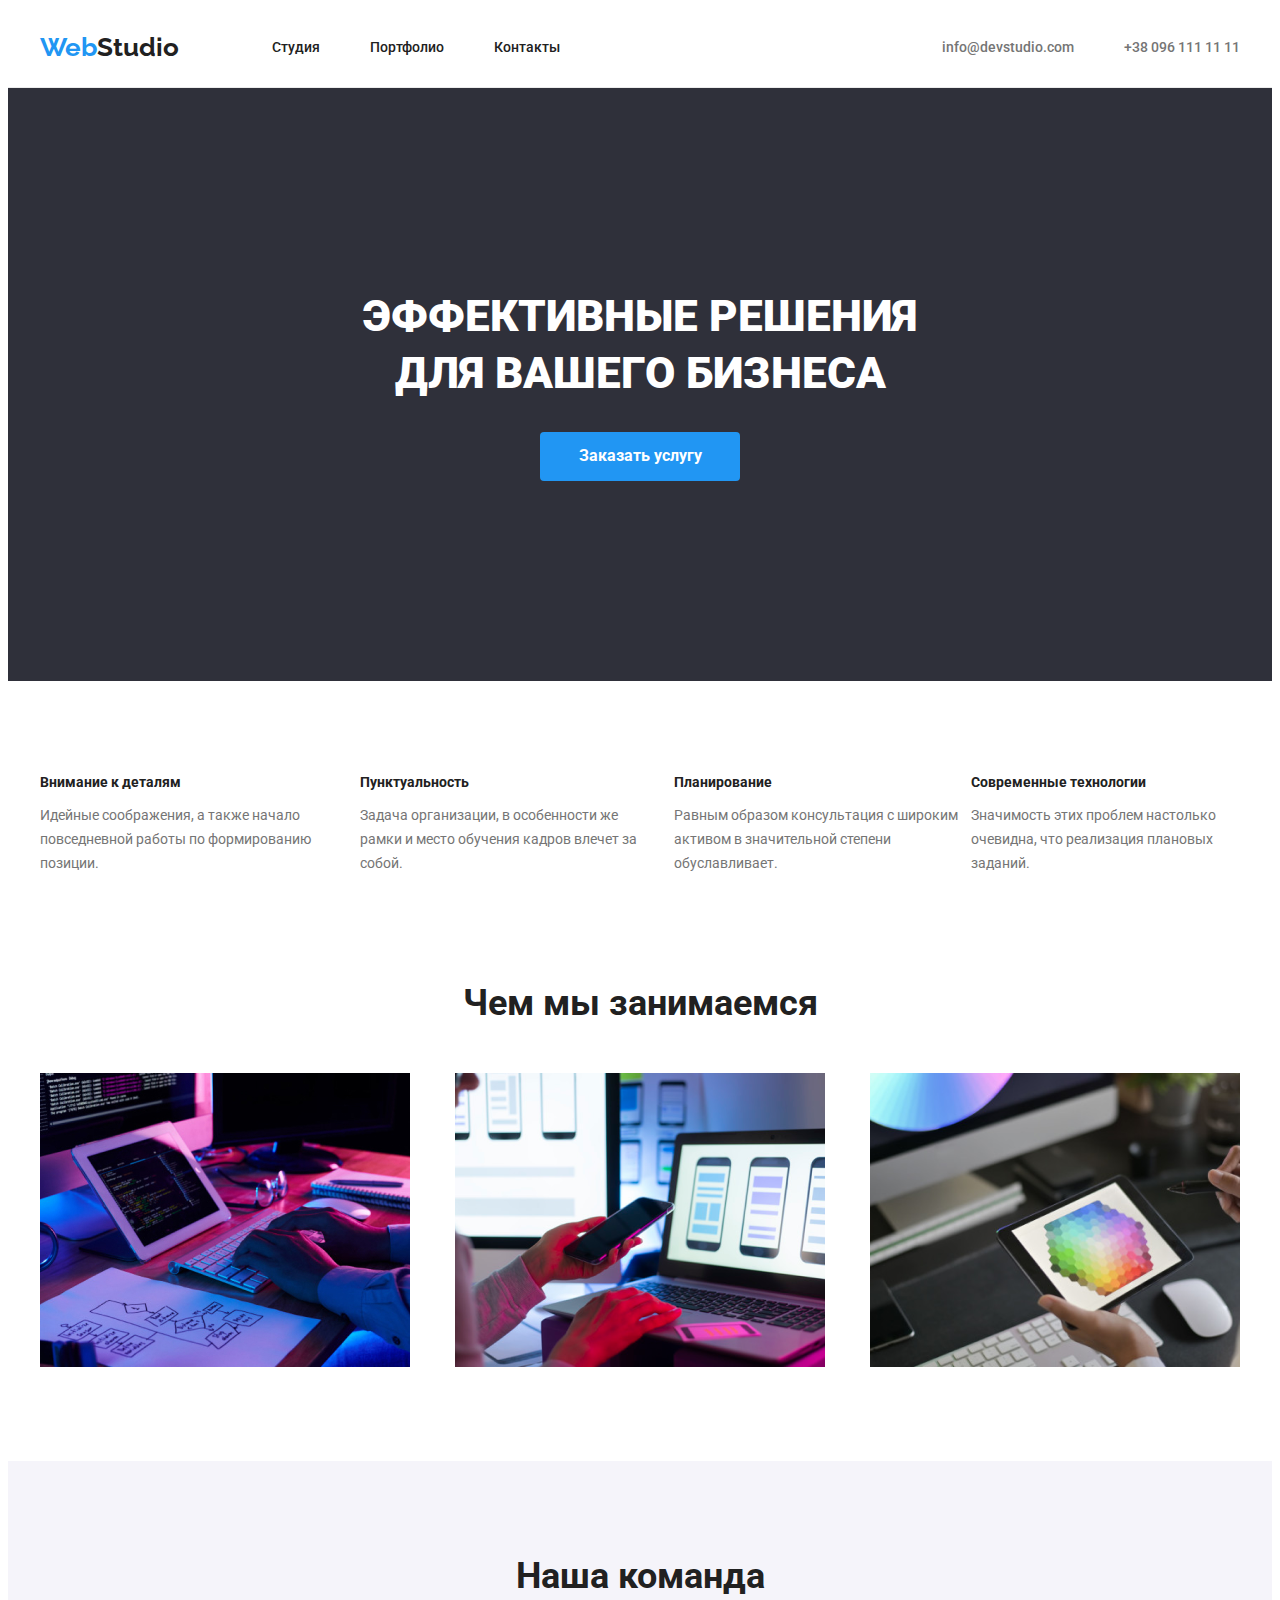
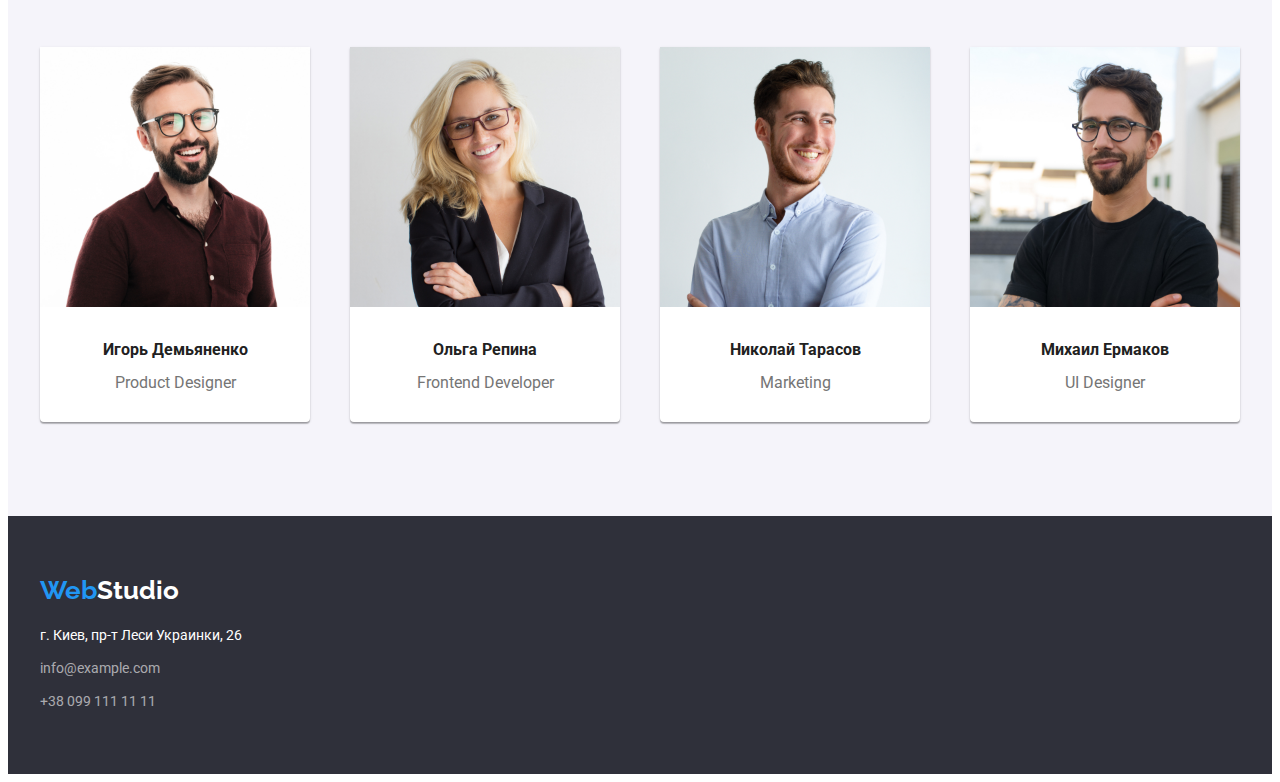
<file: index.html>
<!DOCTYPE html>
<html lang="ru">
  <head>
    <meta charset="UTF-8" />
    <meta http-equiv="X-UA-Compatible" content="IE=edge" />
    <meta name="viewport" content="width=device-width, initial-scale=1.0" />
    <link rel="preconnect" href="https://fonts.gstatic.com" />
    <link
      href="https://fonts.googleapis.com/css2?family=Raleway:wght@700&family=Roboto:wght@400;500;700;900&display=swap"
      rel="stylesheet"
    />
    <link
      rel="stylesheet"
      href="https://cdnjs.cloudflare.com/ajax/libs/modern-normalize/1.1.0/modern-normalize.min.css"
      integrity="sha512-wpPYUAdjBVSE4KJnH1VR1HeZfpl1ub8YT/NKx4PuQ5NmX2tKuGu6U/JRp5y+Y8XG2tV+wKQpNHVUX03MfMFn9Q=="
      crossorigin="anonymous"
      referrerpolicy="no-referrer"
    />
    <link rel="stylesheet" href="./css/styles.css" />
    <title>Document</title>
  </head>
  <body>
    <!-- Навигация
    ========================-->
    <header class="header">
      <div class="container header-container">
        <nav class="menu">
          <a class="logo" href="./"
            ><samp class="logo-decoration">Web</samp>Studio</a
          >
          <ul class="nav-list list">
            <li class="nav-list-link">
              <a class="nav-list-item" href="./index.html">Студия</a>
            </li>
            <li class="nav-list-link">
              <a class="nav-list-item" href="./portfolio.html">Портфолио</a>
            </li>
            <li class="nav-list-link">
              <a class="nav-list-item" href="">Контакты</a>
            </li>
          </ul>
        </nav>
        <ul class="nav-contact list">
          <li class="nav-contact-link">
            <a class="nav-contact-item" href="mailto:info@devstudio.com"
              >info@devstudio.com</a
            >
          </li class="nav-contact-link">
          <li>
            <a class="nav-contact-item" href="tel:+380961111111"
              >+38 096 111 11 11</a
            >
          </li>
        </ul>
      </div>
    </header>
    <main>
      <section class="hero">
        <div class="container">
          <h1 class="hero-tetle">
            Эффективные решения <br />
            для вашего бизнеса
          </h1>
          <button class="hero-button" type="button">Заказать услугу</button>
        </div>
      </section>

      <!-- Особенности
    =========================-->
      <section class="features">
        <div class="container">
          <h2 class="tiile-none">Особенности</h2>
          <ul class="features-list list">
            <li class="features-list-item">
              <h3 class="features-title">Внимание к деталям</h3>
              <p class="features-text">
                Идейные соображения, а также начало повседневной работы по
                формированию позиции.
              </p>
            </li>
            <li class="features-list-item">
              <h3 class="features-title">Пунктуальность</h3>
              <p class="features-text">
                Задача организации, в особенности же рамки и место обучения
                кадров влечет за собой.
              </p>
            </li>
            <li class="features-list-item">
              <h3 class="features-title">Планирование</h3>
              <p class="features-text">
                Равным образом консультация с широким активом в значительной
                степени обуславливает.
              </p>
            </li>
            <li class="features-list-item">
              <h3 class="features-title">Современные технологии</h3>
              <p class="features-text">
                Значимость этих проблем настолько очевидна, что реализация
                плановых заданий.
              </p>
            </li>
          </ul>
        </div>
      </section>

      <!-- Чем мы занимаемся
    ========================-->
      <section class="work">
        <div class="container">
          <h2 class="work-title">Чем мы занимаемся</h2>
          <div class="work-img">
            <img
              class="work-item"
              src="./images/box1.jpg"
              alt="Человек с компютером"
              width="370"
              height="294"
            />
            <img
              class="work-item"
              src="./images/box2.png"
              alt="Человек с телефоном"
              width="370"
              height="294"
            />
            <img
              class="work-item"
              src="./images/box3.png"
              alt="Человек с планшетом"
              width="370"
              height="294"
            />
          </div>
        </div>
      </section>

      <!-- Наша команда
    =========================-->
      <section class="team">
        <div class="container">
          <h2 class="team-title">Наша команда</h2>
          <ul class="team-list list">
            <li class="team-list-item">
              <img
                class="team-item"
                src="./images/img(1).jpg"
                alt="Мужчина"
                width="270"
                height="260"
              />
              <div class="team-container"><h3 class="team-title-name">Игорь Демьяненко</h3>
              <p class="team-text">Product Designer</p></div>
            </li>
            <li class="team-list-item">
              <img
                class="team-item"
                src="./images/img(2).jpg"
                alt="Женщина"
                width="270"
                height="260"
              />
              <div class="team-container"><h3 class="team-title-name">Ольга Репина</h3>
              <p class="team-text">Frontend Developer</p></div>
            </li>
            <li class="team-list-item">
              <img
                class="team-item"
                src="./images/img(3).jpg"
                alt="Мужчина"
                width="270"
                height="260"
              />
              <div class="team-container"><h3 class="team-title-name">Николай Тарасов</h3>
              <p class="team-text">Marketing</p></div>
            </li>
            <li class="team-list-item">
              <img
                class="team-item"
                src="./images/img(4).jpg"
                alt="Мужчина"
                width="270"
                height="260"
              />
              <div class="team-container"><h3 class="team-title-name">Михаил Ермаков</h3>
              <p class="team-text">UI Designer</p></div>
            </li>
          </ul>
        </div>
      </section>
    </main>

    <!-- Подвал
    ========================= -->
    <footer class="footer">
      <div class="container">
        <a class="footer-logo" href="./"
          ><samp class="logo-decoration">Web</samp>Studio</a
        >
        <address class="address">
          <ul class="address-list list">
            <li class="address-link">
              <a
                class="address-contact"
                href="https://cutt.ly/vnE3hMo"
                target="_blank"
                >г. Киев, пр-т Леси Украинки, 26</a
              >
            </li>
            <li class="address-link">
              <a class="contact-mail" href="mailto:info@devstudio.com"
                >info@example.com</a
              >
            </li>
            <li class="address-link">
              <a class="contact-tell" href="tel:+380961111111"
                >+38 099 111 11 11</a
              >
            </li>
          </ul>
        </address>
      </div>
    </footer>
  </body>
</html>
</file>
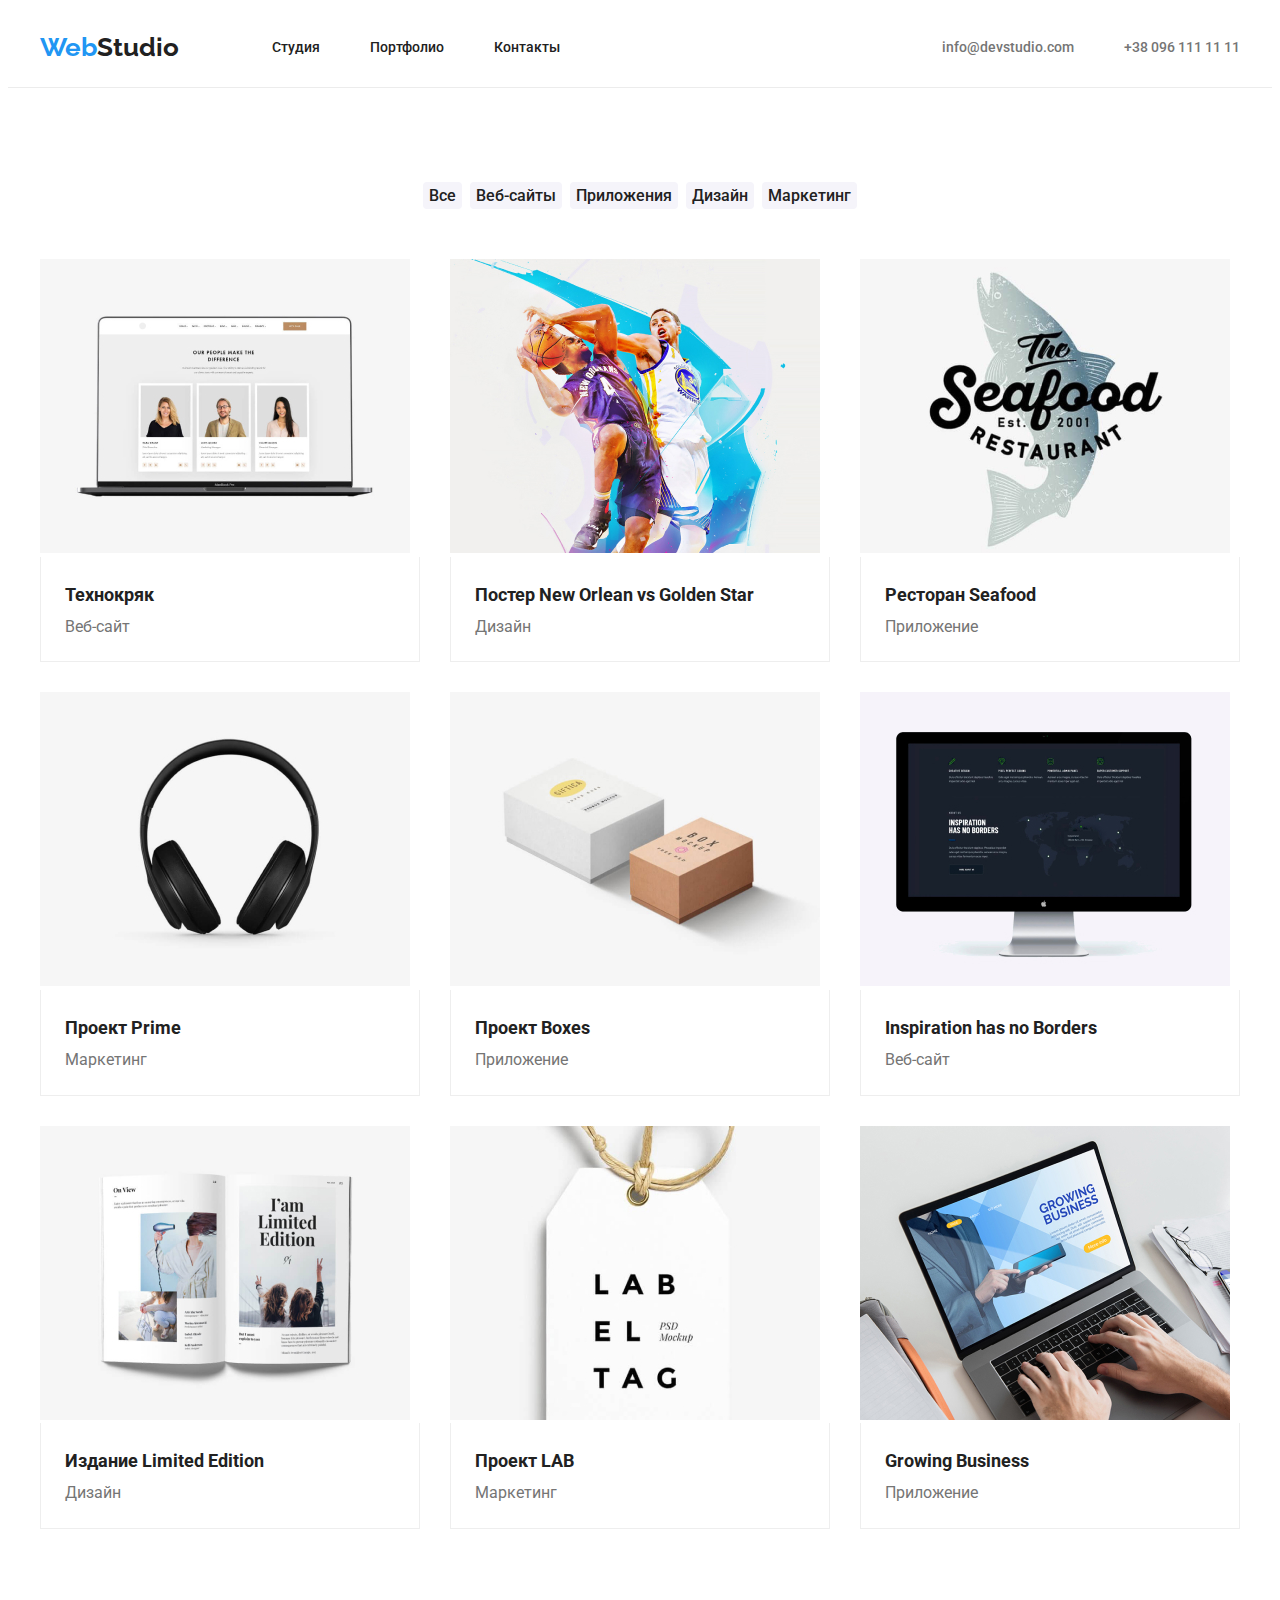
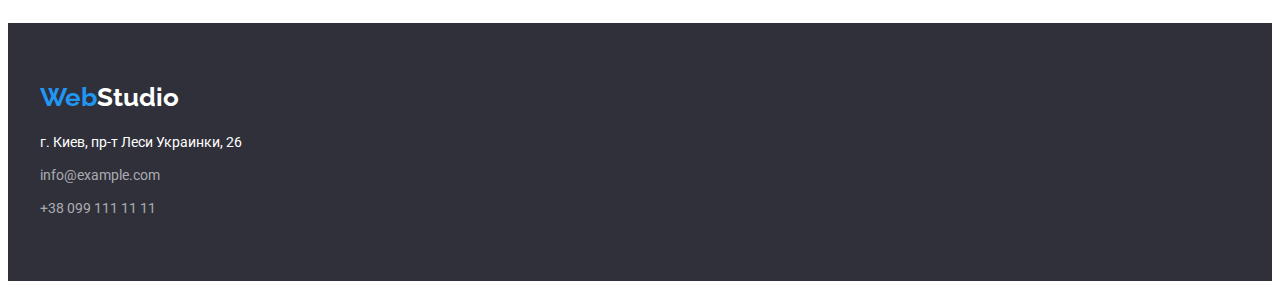
<file: portfolio.html>
<!DOCTYPE html>
<html lang="ru">
  <head>
    <meta charset="UTF-8" />
    <meta http-equiv="X-UA-Compatible" content="IE=edge" />
    <meta name="viewport" content="width=device-width, initial-scale=1.0" />
    <link rel="preconnect" href="https://fonts.gstatic.com" />
    <link
      href="https://fonts.googleapis.com/css2?family=Raleway:wght@700&family=Roboto:wght@400;500;700;900&display=swap"
      rel="stylesheet"
    />
    <link
      rel="stylesheet"
      href="https://cdnjs.cloudflare.com/ajax/libs/modern-normalize/1.1.0/modern-normalize.min.css"
      integrity="sha512-wpPYUAdjBVSE4KJnH1VR1HeZfpl1ub8YT/NKx4PuQ5NmX2tKuGu6U/JRp5y+Y8XG2tV+wKQpNHVUX03MfMFn9Q=="
      crossorigin="anonymous"
      referrerpolicy="no-referrer"
    />
    <link rel="stylesheet" href="./css/styles.css" />
    <title>Document</title>
  </head>
  <body>
    <!-- Навигация
    ====================-->
     <header class="header">
      <div class="container header-container">
        <nav class="menu">
          <a class="logo" href="./"
            ><samp class="logo-decoration">Web</samp>Studio</a
          >
          <ul class="nav-list list">
            <li class="nav-list-link">
              <a class="nav-list-item" href="./index.html">Студия</a>
            </li>
            <li class="nav-list-link">
              <a class="nav-list-item" href="./portfolio.html">Портфолио</a>
            </li>
            <li class="nav-list-link">
              <a class="nav-list-item" href="">Контакты</a>
            </li>
          </ul>
        </nav>
        <ul class="nav-contact list">
          <li class="nav-contact-link">
            <a class="nav-contact-item" href="mailto:info@devstudio.com"
              >info@devstudio.com</a
            >
          </li class="nav-contact-link">
          <li>
            <a class="nav-contact-item" href="tel:+380961111111"
              >+38 096 111 11 11</a
            >
          </li>
        </ul>
      </div>
    </header>
    <main>
      <!-- Portfolio
    ======================-->
      <section class="section">
        <div class="container">
          <h1 class="tiile-none">Наши работы</h1>
          <ul class="filter-list list">
            <li class="filter-list-item">
              <button class="filter-button button" type="button">Все</button>
            </li>
            <li class="filter-list-item">
              <button class="filter-button button" type="button">
                Веб-сайты
              </button>
            </li>
            <li class="filter-list-item">
              <button class="filter-button button" type="button">
                Приложения
              </button>
            </li>
            <li class="filter-list-item">
              <button class="filter-button button" type="button">Дизайн</button>
            </li>
            <li class="filter-list-item">
              <button class="filter-button button" type="button">
                Маркетинг
              </button>
            </li>
          </ul>
          <ul class="portfolio-list list">
            <li class="portfolio-list-item">
              <a href="#" class="portfolio-link">
                <img
                  src="./images/portfolio/portfolio1.jpg"
                  alt="Ноутбук"
                  width="370"
                  height="294"
                />
                <div class="portfolio-blok">
                  <h2 class="portfolio-title">Технокряк</h2>
                  <p class="portfolio-text">Веб-сайт</p>
                </div>
              </a>
            </li>
            <li class="portfolio-list-item">
              <a href="#" class="portfolio-link">
                <img
                  src="./images/portfolio/portfolio2.jpg"
                  alt="Два баскитболиста с мячем"
                  width="370"
                  height="294"
                />
                <div class="portfolio-blok">
                  <h2 class="portfolio-title">
                    Постер New Orlean vs Golden Star
                  </h2>
                  <p class="portfolio-text">Дизайн</p>
                </div>
              </a>
            </li>
            <li class="portfolio-list-item">
              <a href="#" class="portfolio-link">
                <img
                  src="./images/portfolio/portfolio3.jpg"
                  alt="Логотип ресторана"
                  width="370"
                  height="294"
                />
                <div class="portfolio-blok">
                  <h2 class="portfolio-title">Ресторан Seafood</h2>
                  <p class="portfolio-text">Приложение</p>
                </div>
              </a>
            </li>
            <li class="portfolio-list-item">
              <a href="#" class="portfolio-link">
                <img
                  src="./images/portfolio/portfolio4.jpg"
                  alt="Наушники"
                  width="370"
                  height="294"
                />
                <div class="portfolio-blok">
                  <h2 class="portfolio-title">Проект Prime</h2>
                  <p class="portfolio-text">Маркетинг</p>
                </div>
              </a>
            </li>
            <li class="portfolio-list-item">
              <a href="#" class="portfolio-link">
                <img
                  src="./images/portfolio/portfolio5.jpg"
                  alt="Две коробочки"
                  width="370"
                  height="294"
                />
                <div class="portfolio-blok">
                  <h2 class="portfolio-title">Проект Boxes</h2>
                  <p class="portfolio-text">Приложение</p>
                </div>
              </a>
            </li>
            <li class="portfolio-list-item">
              <a href="#" class="portfolio-link">
                <img
                  src="./images/portfolio/portfolio6.jpg"
                  alt="Монитор"
                  width="370"
                  height="294"
                />
                <div class="portfolio-blok">
                  <h2 class="portfolio-title">Inspiration has no Borders</h2>
                  <p class="portfolio-text">Веб-сайт</p>
                </div>
              </a>
            </li>
            <li class="portfolio-list-item">
              <a href="#" class="portfolio-link">
                <img
                  src="./images/portfolio/portfolio7.jpg"
                  alt="Книга"
                  width="370"
                  height="294"
                />
                <div class="portfolio-blok">
                  <h2 class="portfolio-title">Издание Limited Edition</h2>
                  <p class="portfolio-text">Дизайн</p>
                </div>
              </a>
            </li>
            <li class="portfolio-list-item">
              <a href="#" class="portfolio-link">
                <img
                  src="./images/portfolio/portfolio8.jpg"
                  alt="Логотип"
                  width="370"
                  height="294"
                />
                <div class="portfolio-blok">
                  <h2 class="portfolio-title">Проект LAB</h2>
                  <p class="portfolio-text">Маркетинг</p>
                </div>
              </a>
            </li>
            <li class="portfolio-list-item">
              <a href="#" class="portfolio-link">
                <img
                  src="./images/portfolio/portfolio9.jpg"
                  alt="Ноутбук"
                  width="370"
                  height="294"
                />
                <div class="portfolio-blok">
                  <h2 class="portfolio-title">Growing Business</h2>
                  <p class="portfolio-text">Приложение</p>
                </div>
              </a>
            </li>
          </ul>
        </div>
      </section>
    </main>
    <!-- Подвал
    =======================-->
    <footer class="footer">
      <div class="container">
        <a class="footer-logo" href="./"
          ><samp class="logo-decoration">Web</samp>Studio</a
        >
        <address class="address">
          <ul class="address-list list">
            <li class="address-link">
              <a
                class="address-contact"
                href="https://cutt.ly/vnE3hMo"
                target="_blank"
                >г. Киев, пр-т Леси Украинки, 26</a
              >
            </li>
            <li class="address-link">
              <a class="contact-mail" href="mailto:info@devstudio.com"
                >info@example.com</a
              >
            </li>
            <li class="address-link">
              <a class="contact-tell" href="tel:+380961111111"
                >+38 099 111 11 11</a
              >
            </li>
          </ul>
        </address>
      </div>
    </footer>
  </body>
</html>
</file>
<file: css/styles.css>
:root {
  --title-text-color: #212121;
  --text-color: #757575;
  --white-color: #fff;
  --accnt-color: #2196f3;
  --button-color: #f5f4fa;
  --roboto-font: 'Roboto', sans-serif;
  --logo-font: 'Raleway', sans-serif;
}

body {
  background-color: var(--white-color);
  color: var(--text-color);
  font-family: var(--roboto-font);
  font-size: 14px;
  font-weight: 400;
  line-height: 1.1;
}

.container {
  width: 1200px;
  padding: 0 15px 0 15px;
  margin-left: auto;
  margin-right: auto;
}

.list {
  padding: 0;
  margin: 0;
}

/* Навигация
========================== */
.header {
  padding: 25px 0;
  border-bottom: 1px solid #ececec;
}
.header-container {
  display: flex;
  align-items: center;
}

.menu {
  display: flex;
  align-items: center;
}

.logo {
  margin-right: 93px;
  text-decoration: none;
  font-family: var(--logo-font);
  font-size: 26px;
  font-weight: 700;
  line-height: 1.1;
  color: var(--title-text-color);
}

.logo-decoration {
  font-family: var(--logo-font);
  color: var(--accnt-color);
}

.nav-list {
  display: flex;
  justify-content: center;
  list-style: none;
}

.nav-list-item {
  text-decoration: none;
  font-weight: 500;
  color: var(--title-text-color);
}
.nav-list-link:nth-last-child(n + 2) {
  margin-right: 50px;
}

.nav-list-item:hover,
.nav-list-item:focus {
  color: var(--accnt-color);
}

.nav-contact {
  display: flex;
  justify-content: flex-end;
  list-style: none;
  margin-left: auto;
}
.nav-contact-link:nth-last-child(n + 1) {
  margin-right: 50px;
}

.nav-contact-item {
  text-decoration: none;
  font-weight: 500;
  color: var(--text-color);
}

.nav-contact-item:hover,
.nav-contact-item:focus {
  color: var(--accnt-color);
}

/* Features
========================== */
.hero {
  padding: 200px 0;
  text-align: center;
  background: #2f303a;
}

.hero-tetle {
  text-transform: uppercase;
  margin: 0;
  margin-bottom: 30px;
  font-weight: 900;
  font-size: 44px;
  line-height: 1.3;
  color: var(--white-color);
}

.hero-button {
  border: none;
  min-width: 200px;
  padding: 10px 32px;
  text-align: center;
  border-radius: 4px;
  border-color: var(--accnt-color);
  font-family: var(--roboto-font);
  font-weight: 700;
  font-size: 16px;
  line-height: 1.8;
  background-color: var(--accnt-color);
  color: var(--white-color);
  cursor: pointer;
}

.features {
  padding: 94px 0;
}

.tiile-none {
  position: absolute;
  width: 1px;
  height: 1px;
  margin: -1px;
  border: 0;
  padding: 0;

  white-space: nowrap;
  clip-path: inset(100%);
  clip: rect(0 0 0 0);
  overflow: hidden;
}

.features-list {
  list-style: none;
  display: flex;
  justify-content: space-between;
}

.features-list-item:nth-last-child(n + 3) {
  margin-right: 30px;
}

.tiile-none {
  margin: 0;
}

.features-title {
  margin-top: 0;
  margin-bottom: 10px;
  color: var(--title-text-color);
  font-weight: 700;
  font-size: 14px;
}

.features-text {
  color: var(--text-color);
  line-height: 1.7;
}

/* Work
========================== */
.work {
  text-align: center;
  padding-bottom: 94px;
}

.work-title {
  margin-top: 0;
  margin-bottom: 50px;
  font-weight: 700;
  font-size: 36px;
  color: var(--title-text-color);
}

.work-img {
  display: flex;
  justify-content: space-between;
}
.work-item {
}
/* Team
========================== */
.team {
  background-color: var(--button-color);
  padding: 94px 0;
}

.team-list {
  list-style: none;
  display: flex;
  justify-content: space-between;
}
.team-list-item {
  background-color: var(--white-color);
  box-shadow: 0px 1px 3px rgba(0, 0, 0, 0.12), 0px 1px 1px rgba(0, 0, 0, 0.14),
    0px 2px 1px rgba(0, 0, 0, 0.2);
  border-radius: 0px 0px 4px 4px;
}
.team-container {
  text-align: center;
  padding-top: 30px;
  padding-bottom: 30px;
}

.team-title {
  text-align: center;
  margin-top: 0%;
  margin-bottom: 50px;
  font-size: 36px;
  line-height: 42px;
  color: var(--title-text-color);
}

.team-title-name {
  margin-top: 0;
  font-size: 16px;
  color: var(--title-text-color);
}

.team-text {
  font-size: 16px;
  margin: 10px 0 0;
}

/* Footer
========================== */
.footer {
  padding: 60px 0;
  background-color: #2f303a;
}

.footer-logo {
  display: inline-block;
  margin-bottom: 20px;
  text-decoration: none;
  font-family: var(--logo-font);
  font-size: 26px;
  font-weight: 700;
  line-height: 1.1;
  color: var(--white-color);
}

.address {
  font-style: inherit;
}

.address-list {
  display: inline-block;
  list-style: none;
}
.address-link:nth-last-child(n + 2) {
  margin-bottom: 9px;
}

.address-contact {
  display: inline-block;

  text-decoration: none;
  font-style: inherit;
  line-height: 1.7;
  color: var(--white-color);
}

.address-contact:hover,
.address-contact:focus {
  color: var(--accnt-color);
}

.contact-mail {
  text-decoration: none;
  line-height: 1.7;
  color: rgba(255, 255, 255, 0.6);
  display: inline-block;
}

.contact-mai:hover,
.contact-mai:focus {
  color: var(--accnt-color);
}

.contact-tell {
  text-decoration: none;
  line-height: 1.7;
  color: rgba(255, 255, 255, 0.6);
}

.contact-tell:hover,
.contact-tell:focus {
  color: var(--accnt-color);
}

/* Portfolio
========================== */
.section {
  padding-top: 94px;
  padding-bottom: 94px;
}
.filter-list {
  display: flex;
  justify-content: center;
  list-style: none;
  margin-bottom: 50px;
}

.filter-list-item:nth-child(-n + 4) {
  margin-right: 8px;
}

.filter-button {
  border: none;
  border-radius: 4px;

  font-family: var(--roboto-font);
  font-size: 16px;
  font-weight: 500;
  line-height: 1.6;
  background-color: var(--button-color);
  color: var(--title-text-color);
  cursor: pointer;
}

.filter-button:hover,
.filter-button:focus {
  background-color: var(--accnt-color);
  color: var(--white-color);
}

.portfolio {
  padding-bottom: 95px;
}

.portfolio-list {
  list-style: none;
  display: flex;
  flex-wrap: wrap;
  margin-left: -30px;
  margin-top: -30px;
}

.portfolio-list > .portfolio-list-item {
  flex-basis: calc(100% / 3 - 30px);
  margin-left: 30px;
  margin-top: 30px;
}

.portfolio-link {
  display: block;
  width: 100%;
  text-decoration: none;
}

.portfolio-blok {
  padding: 20px 24px;
  border: 1px solid #eeeeee;
  border-top: none;
}

.portfolio-title {
  margin: 0;
  font-weight: 700;
  font-size: 18px;
  line-height: 2;
  color: var(--title-text-color);
}

.portfolio-text {
  margin: 0%;
  color: var(--text-color);
  font-size: 16px;
  line-height: 1.8;
}
</file>
